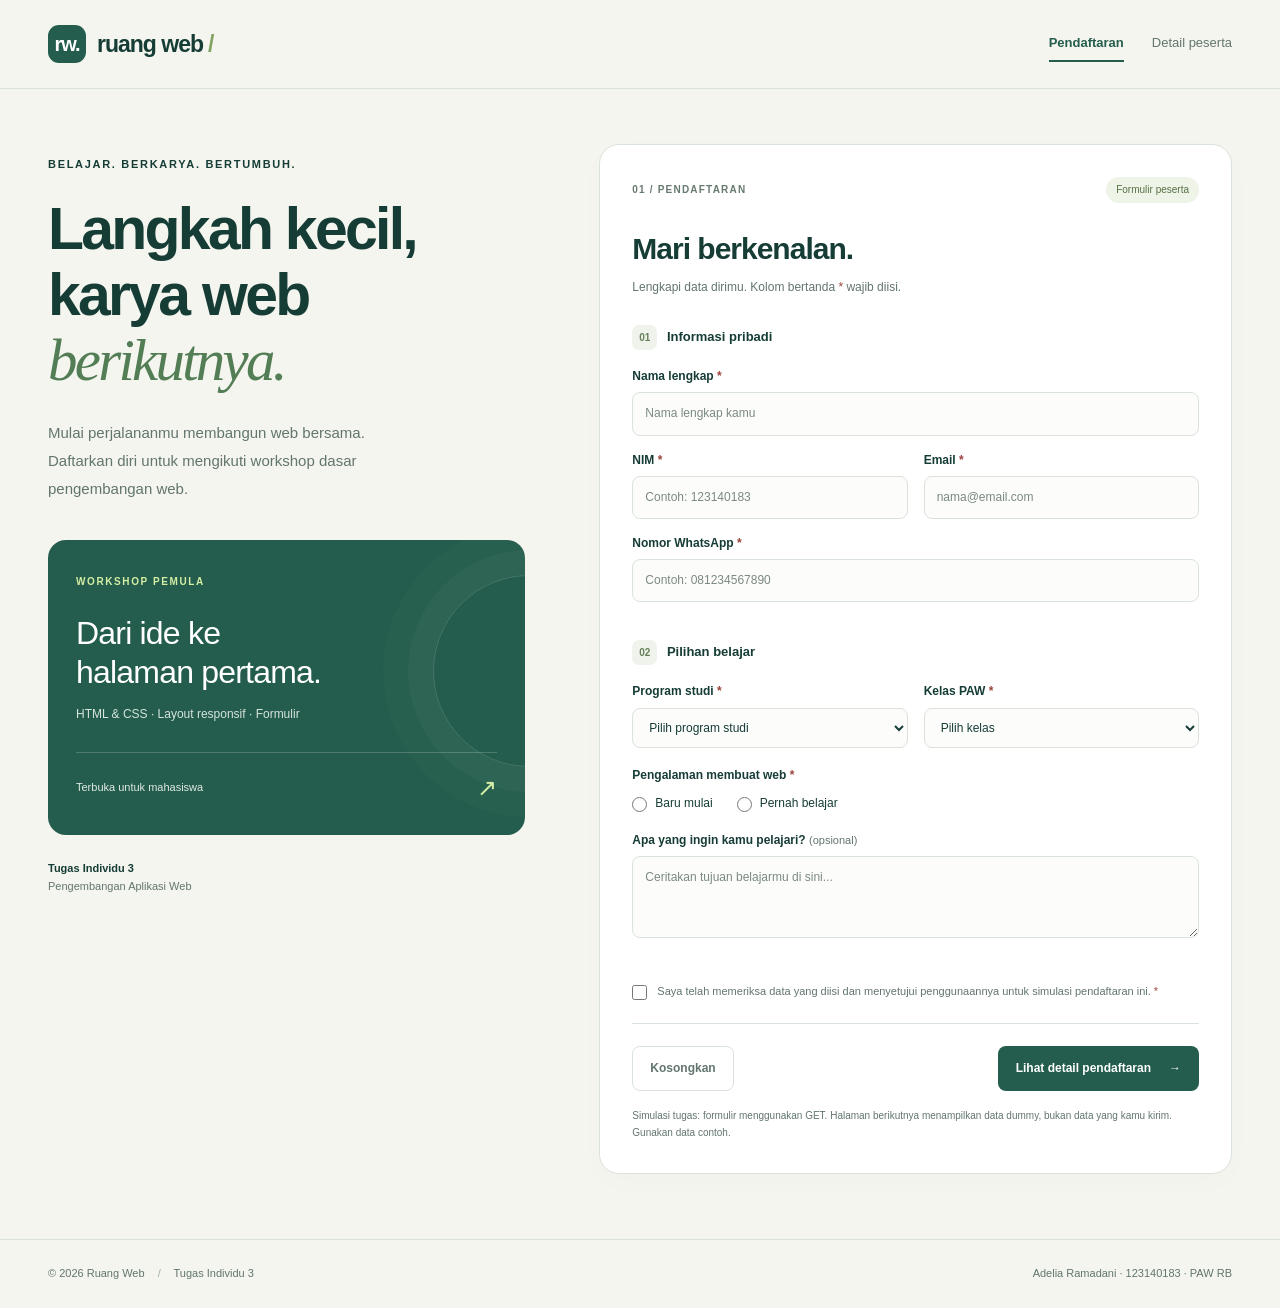
<file: task_3/index.html>
<!DOCTYPE html>
<html lang="id">
<head>
  <meta charset="UTF-8">
  <meta name="viewport" content="width=device-width, initial-scale=1.0">
  <meta name="description" content="Formulir pendaftaran workshop web untuk Tugas Individu 3 PAW.">
  <title>Pendaftaran | Ruang Web</title>
  <link rel="stylesheet" href="style.css">
</head>
<body>
  <header class="site-header">
    <a class="brand" href="index.html" aria-label="Ruang Web, halaman pendaftaran"><span class="brand-icon" aria-hidden="true">rw.</span>ruang web<span class="brand-dot">/</span></a>
    <nav aria-label="Navigasi utama"><a href="index.html" aria-current="page">Pendaftaran</a><a href="detail.html">Detail peserta</a></nav>
  </header>
  <main id="main-content" class="page-layout">
    <aside class="intro">
      <p class="eyebrow">BELAJAR. BERKARYA. BERTUMBUH.</p>
      <h1>Langkah kecil,<br>karya web<br><em>berikutnya.</em></h1>
      <p class="intro-copy">Mulai perjalananmu membangun web bersama. Daftarkan diri untuk mengikuti workshop dasar pengembangan web.</p>
      <div class="workshop-card">
        <span class="tag">WORKSHOP PEMULA</span>
        <h2>Dari ide ke<br>halaman pertama.</h2>
        <p>HTML &amp; CSS · Layout responsif · Formulir</p>
        <div class="card-bottom"><span>Terbuka untuk mahasiswa</span><span aria-hidden="true">↗</span></div>
      </div>
      <p class="aside-note">Tugas Individu 3 <span>Pengembangan Aplikasi Web</span></p>
    </aside>
    <section class="panel" aria-labelledby="form-title">
      <div class="section-heading"><span class="step-label">01 / PENDAFTARAN</span><span class="pill">Formulir peserta</span></div>
      <h2 id="form-title">Mari berkenalan.</h2>
      <p class="muted">Lengkapi data dirimu. Kolom bertanda <span class="required">*</span> wajib diisi.</p>
      <!-- Browser mengirim pasangan name=value sebagai query string dengan metode GET. -->
      <form action="detail.html" method="get">
        <fieldset>
          <legend><span>01</span> Informasi pribadi</legend>
          <div class="field"><label for="nama">Nama lengkap <span class="required">*</span></label><input id="nama" name="nama" type="text" placeholder="Nama lengkap kamu" autocomplete="name" maxlength="100" required></div>
          <div class="form-grid">
            <div class="field"><label for="nim">NIM <span class="required">*</span></label><input id="nim" name="nim" type="text" placeholder="Contoh: 123140183" pattern="[0-9]{9}" inputmode="numeric" title="NIM terdiri dari 9 angka" maxlength="9" required></div>
            <div class="field"><label for="email">Email <span class="required">*</span></label><input id="email" name="email" type="email" placeholder="nama@email.com" autocomplete="email" maxlength="150" required></div>
          </div>
          <div class="field"><label for="telepon">Nomor WhatsApp <span class="required">*</span></label><input id="telepon" name="telepon" type="tel" placeholder="Contoh: 081234567890" pattern="[+]?[0-9]{10,15}" autocomplete="tel" title="Gunakan 10–15 angka, boleh diawali tanda +" required></div>
        </fieldset>
        <fieldset>
          <legend><span>02</span> Pilihan belajar</legend>
          <div class="form-grid">
            <div class="field"><label for="program_studi">Program studi <span class="required">*</span></label><select id="program_studi" name="program_studi" required><option value="" disabled selected>Pilih program studi</option><option>Teknik Informatika</option><option>Sistem Informasi</option><option>Teknik Elektro</option><option>Program Studi Lainnya</option></select></div>
            <div class="field"><label for="kelas">Kelas PAW <span class="required">*</span></label><select id="kelas" name="kelas" required><option value="" disabled selected>Pilih kelas</option><option>RA</option><option>RB</option><option>RC</option><option>RD</option></select></div>
          </div>
          <fieldset class="radio-field"><legend>Pengalaman membuat web <span class="required">*</span></legend><div class="radio-options"><label><input type="radio" name="pengalaman" value="Pemula" required> Baru mulai</label><label><input type="radio" name="pengalaman" value="Pernah belajar"> Pernah belajar</label></div></fieldset>
          <div class="field"><label for="motivasi">Apa yang ingin kamu pelajari? <span class="optional">(opsional)</span></label><textarea id="motivasi" name="motivasi" rows="3" maxlength="500" placeholder="Ceritakan tujuan belajarmu di sini..."></textarea></div>
        </fieldset>
        <label class="checkbox-label"><input type="checkbox" name="persetujuan" value="setuju" required><span>Saya telah memeriksa data yang diisi dan menyetujui penggunaannya untuk simulasi pendaftaran ini. <span class="required">*</span></span></label>
        <div class="form-actions"><button type="reset" class="button-secondary">Kosongkan</button><button type="submit" class="button-primary">Lihat detail pendaftaran <span aria-hidden="true">→</span></button></div>
        <p class="form-note">Simulasi tugas: formulir menggunakan GET. Halaman berikutnya menampilkan data dummy, bukan data yang kamu kirim. Gunakan data contoh.</p>
      </form>
    </section>
  </main>
  <footer class="site-footer"><span>© 2026 Ruang Web <span class="footer-separator">/</span> Tugas Individu 3</span><span>Adelia Ramadani · 123140183 · PAW RB</span></footer>
</body>
</html>
</file>
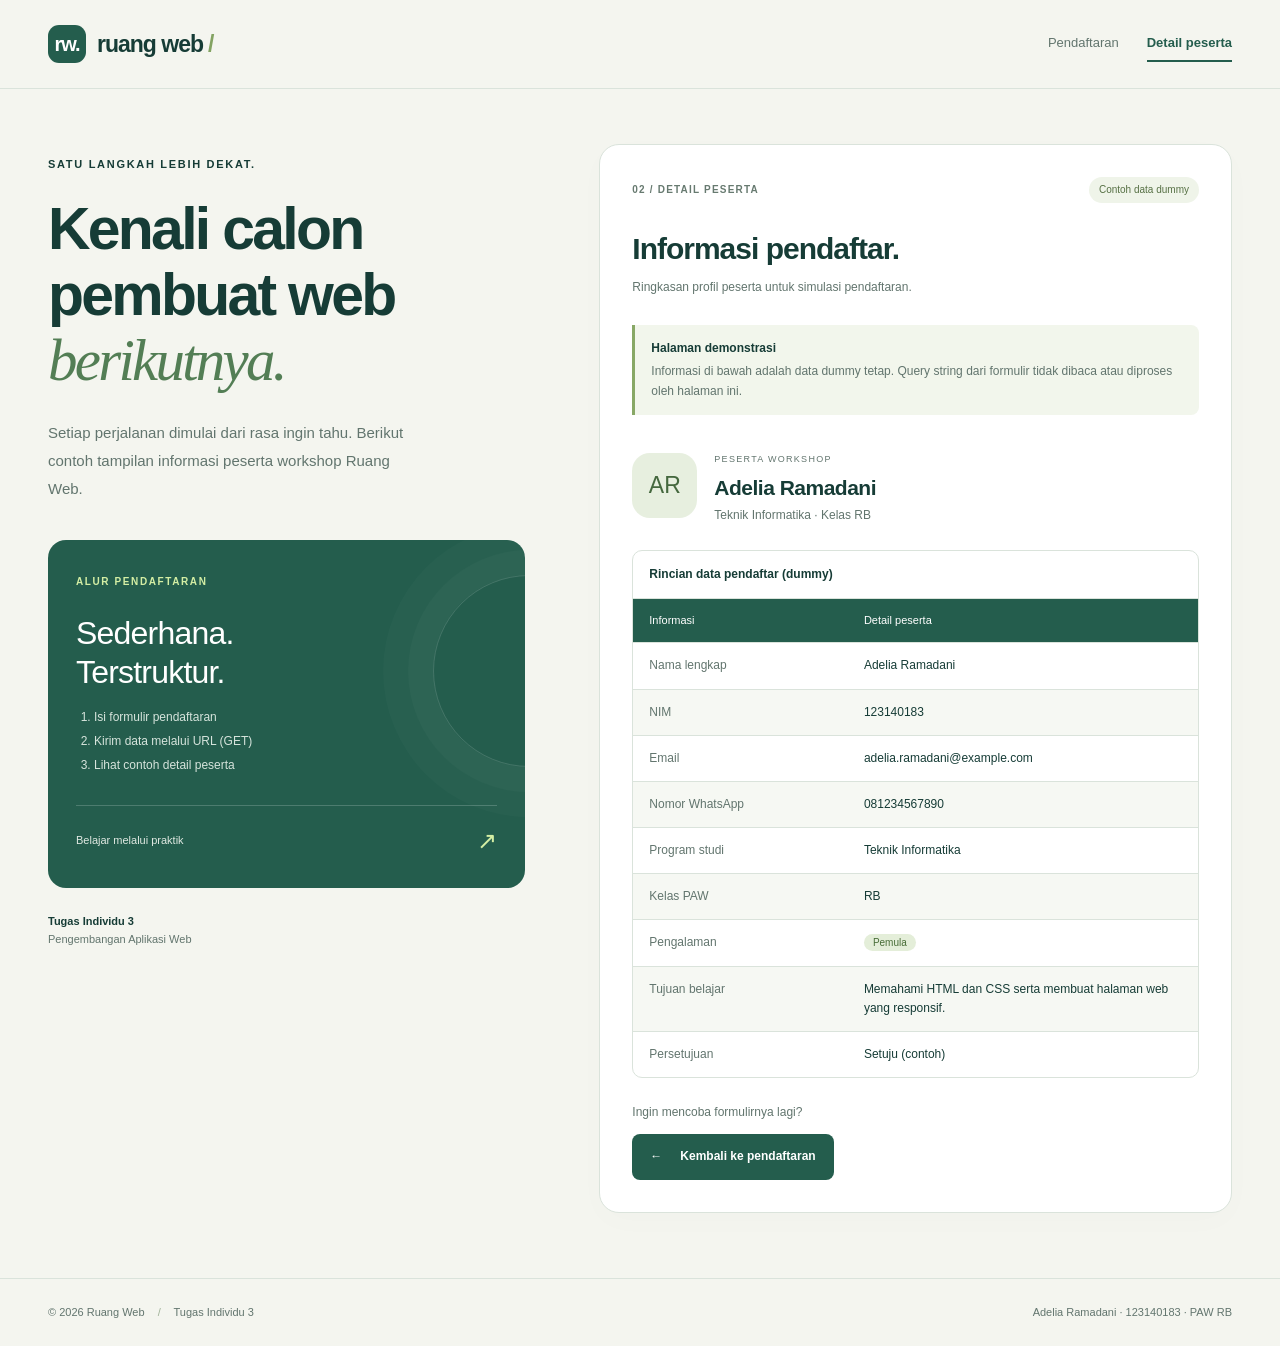
<file: task_3/detail.html>
<!DOCTYPE html>
<html lang="id">
<head>
  <meta charset="UTF-8">
  <meta name="viewport" content="width=device-width, initial-scale=1.0">
  <meta name="description" content="Detail informasi pendaftar berisi data dummy untuk simulasi formulir GET.">
  <title>Detail Peserta | Ruang Web</title>
  <link rel="stylesheet" href="style.css">
</head>
<body>
  <header class="site-header">
    <a class="brand" href="index.html" aria-label="Ruang Web, halaman pendaftaran"><span class="brand-icon" aria-hidden="true">rw.</span>ruang web<span class="brand-dot">/</span></a>
    <nav aria-label="Navigasi utama"><a href="index.html">Pendaftaran</a><a href="detail.html" aria-current="page">Detail peserta</a></nav>
  </header>
  <main id="main-content" class="page-layout">
    <aside class="intro">
      <p class="eyebrow">SATU LANGKAH LEBIH DEKAT.</p>
      <h1>Kenali calon<br>pembuat web<br><em>berikutnya.</em></h1>
      <p class="intro-copy">Setiap perjalanan dimulai dari rasa ingin tahu. Berikut contoh tampilan informasi peserta workshop Ruang Web.</p>
      <div class="workshop-card"><span class="tag">ALUR PENDAFTARAN</span><h2>Sederhana.<br>Terstruktur.</h2><ol class="flow-list"><li>Isi formulir pendaftaran</li><li>Kirim data melalui URL (GET)</li><li>Lihat contoh detail peserta</li></ol><div class="card-bottom"><span>Belajar melalui praktik</span><span aria-hidden="true">↗</span></div></div>
      <p class="aside-note">Tugas Individu 3 <span>Pengembangan Aplikasi Web</span></p>
    </aside>
    <section class="panel detail-panel" aria-labelledby="detail-title">
      <div class="section-heading"><span class="step-label">02 / DETAIL PESERTA</span><span class="pill">Contoh data dummy</span></div>
      <h2 id="detail-title">Informasi pendaftar.</h2>
      <p class="muted">Ringkasan profil peserta untuk simulasi pendaftaran.</p>
      <div class="notice"><strong>Halaman demonstrasi</strong><p>Informasi di bawah adalah data dummy tetap. Query string dari formulir tidak dibaca atau diproses oleh halaman ini.</p></div>
      <!-- Data ditulis statis sesuai tugas, tanpa JavaScript atau pembacaan query string. -->
      <article class="profile h-card" aria-label="Profil contoh peserta">
        <div class="avatar" aria-hidden="true">AR</div><div><span class="profile-label">PESERTA WORKSHOP</span><h3 class="p-name">Adelia Ramadani</h3><p><span class="p-org">Teknik Informatika</span> · Kelas RB</p></div>
      </article>
      <div class="table-wrap"><table><caption>Rincian data pendaftar (dummy)</caption><thead><tr><th scope="col">Informasi</th><th scope="col">Detail peserta</th></tr></thead><tbody>
        <tr><th scope="row">Nama lengkap</th><td>Adelia Ramadani</td></tr>
        <tr><th scope="row">NIM</th><td>123140183</td></tr>
        <tr><th scope="row">Email</th><td>adelia.ramadani@example.com</td></tr>
        <tr><th scope="row">Nomor WhatsApp</th><td>081234567890</td></tr>
        <tr><th scope="row">Program studi</th><td>Teknik Informatika</td></tr>
        <tr><th scope="row">Kelas PAW</th><td>RB</td></tr>
        <tr><th scope="row">Pengalaman</th><td><span class="level-badge">Pemula</span></td></tr>
        <tr><th scope="row">Tujuan belajar</th><td>Memahami HTML dan CSS serta membuat halaman web yang responsif.</td></tr>
        <tr><th scope="row">Persetujuan</th><td>Setuju (contoh)</td></tr>
      </tbody></table></div>
      <div class="detail-actions"><p>Ingin mencoba formulirnya lagi?</p><a href="index.html" class="button-primary"><span aria-hidden="true">←</span> Kembali ke pendaftaran</a></div>
    </section>
  </main>
  <footer class="site-footer"><span>© 2026 Ruang Web <span class="footer-separator">/</span> Tugas Individu 3</span><span>Adelia Ramadani · 123140183 · PAW RB</span></footer>
</body>
</html>
</file>
<file: task_3/style.css>
/* Selector elemen, class, ID, atribut, turunan, dan pseudo-class. */
:root { --ink: #163c36; --muted: #62756e; --green: #245d4d; --line: #dae3db; --paper: #f4f5ef; --accent: #d4eea4; }
* { box-sizing: border-box; }
body { margin: 0; background: var(--paper); color: var(--ink); font: 15px/1.6 "Segoe UI", Arial, sans-serif; }
a { color: inherit; text-decoration: none; }
button, input, select, textarea { font: inherit; }
.site-header, .site-footer { max-width: 1320px; margin: auto; padding: 25px 48px; display: flex; justify-content: space-between; align-items: center; gap: 24px; }
.site-header { border-bottom: 1px solid var(--line); }
.brand { display: inline-flex; align-items: center; gap: 11px; font-size: 23px; font-weight: 750; letter-spacing: -1px; }
.brand-icon { background: var(--green); color: white; width: 38px; height: 38px; display: grid; place-items: center; border-radius: 11px; font-size: 20px; }
.brand-dot { color: #83a362; margin-left: -6px; }
nav { display: flex; gap: 28px; font-size: 13px; }
nav a { padding: 7px 0; color: var(--muted); }
nav a[aria-current="page"] { color: var(--green); border-bottom: 2px solid var(--green); font-weight: 650; }
nav a:hover { color: var(--ink); }
#main-content { max-width: 1320px; margin: auto; }
.page-layout { display: grid; grid-template-columns: minmax(0, .86fr) minmax(0, 1.14fr); gap: 74px; padding: 55px 48px 65px; align-items: start; }
.intro { padding-top: 12px; }
.eyebrow, .step-label { font-size: 11px; font-weight: 700; letter-spacing: 1.7px; }
.eyebrow { margin: 0 0 22px; }
h1 { font-size: clamp(42px, 4.6vw, 63px); line-height: 1.12; letter-spacing: -2.7px; font-weight: 650; margin: 0 0 25px; }
h1 em { font-family: Georgia, serif; font-weight: 400; color: #537e55; }
.intro-copy { max-width: 360px; color: var(--muted); font-size: 15px; line-height: 1.85; }
.workshop-card { position: relative; overflow: hidden; background: var(--green); color: #fff; padding: 28px; margin-top: 37px; border-radius: 18px; }
.workshop-card::after { content: ""; position: absolute; width: 190px; height: 190px; border: 1px solid #ffffff25; border-radius: 50%; top: 35px; right: -100px; box-shadow: 0 0 0 25px #ffffff06, 0 0 0 50px #ffffff05; pointer-events: none; }
.tag { display: inline-block; color: var(--accent); font-size: 10px; font-weight: 650; letter-spacing: 1.6px; }
.workshop-card h2 { font-size: 32px; line-height: 1.22; font-weight: 500; letter-spacing: -.8px; margin: 22px 0 13px; }
.workshop-card > p, .flow-list { font-size: 12px; color: #d6e4dc; }
.card-bottom { display: flex; justify-content: space-between; align-items: center; border-top: 1px solid #ffffff30; margin-top: 28px; padding-top: 16px; font-size: 11px; color: #e0e9e2; }
.card-bottom > span:last-child { font-size: 24px; color: var(--accent); }
.aside-note { margin-top: 25px; font-size: 11px; font-weight: 650; }
.aside-note span { display: block; font-weight: 400; color: var(--muted); }
.panel { padding: 32px; background: #fff; border: 1px solid var(--line); border-radius: 20px; box-shadow: 0 8px 32px #163c3604; }
.section-heading { display: flex; align-items: center; justify-content: space-between; gap: 12px; }
.step-label { color: #677a70; font-size: 10px; letter-spacing: 1.2px; }
.pill { border-radius: 30px; padding: 5px 10px; background: #eff4e9; color: #567044; font-size: 10px; white-space: nowrap; }
.panel > h2 { font-size: 30px; letter-spacing: -1px; margin: 22px 0 5px; font-weight: 650; }
.muted { color: var(--muted); font-size: 12px; margin: 0 0 28px; }
.required { color: #9b433c; }
fieldset { padding: 0; border: 0; margin: 0 0 23px; min-width: 0; }
legend { padding: 0; width: 100%; font-size: 13px; font-weight: 650; margin-bottom: 17px; }
legend > span:first-child:not(.required) { display: inline-grid; place-items: center; width: 25px; height: 25px; margin-right: 6px; border-radius: 7px; background: #eff3ec; color: #66805b; font-size: 10px; }
.form-grid { display: grid; grid-template-columns: 1fr 1fr; gap: 16px; }
.field { margin-bottom: 15px; min-width: 0; }
.field > label { display: block; font-size: 12px; font-weight: 600; margin-bottom: 6px; }
.optional { font-weight: 400; color: var(--muted); font-size: 11px; }
.field input, select, textarea { width: 100%; border: 1px solid var(--line); border-radius: 8px; background: #fcfdfb; color: var(--ink); padding: 11px 12px; font-size: 12px; }
input::placeholder, textarea::placeholder { color: #7b8981; }
textarea { resize: vertical; min-height: 80px; }
input:focus, select:focus, textarea:focus { border-color: #547e58; outline: 3px solid #e5eedf; }
input[type="radio"], input[type="checkbox"] { accent-color: var(--green); flex-shrink: 0; width: 15px; height: 15px; margin: 2px 0 0; }
.radio-field { margin: 3px 0 18px; }
.radio-field legend { font-size: 12px; margin-bottom: 9px; }
.radio-options { display: flex; flex-wrap: wrap; gap: 12px 24px; }
.radio-options label { display: flex; gap: 8px; align-items: center; font-size: 12px; }
.checkbox-label { display: flex; align-items: start; gap: 10px; font-size: 11px; color: var(--muted); }
.form-actions { display: flex; justify-content: space-between; gap: 12px; border-top: 1px solid var(--line); padding-top: 22px; margin-top: 23px; }
.button-primary, .button-secondary { display: inline-flex; align-items: center; justify-content: center; gap: 18px; border-radius: 8px; padding: 12px 17px; font-size: 12px; font-weight: 600; cursor: pointer; border: 1px solid transparent; }
.button-primary { background: var(--green); color: white; }
.button-primary:hover { background: #184737; }
.button-secondary { background: white; border-color: var(--line); color: var(--muted); }
.button-secondary:hover { background: var(--paper); }
a:focus-visible, button:focus-visible { outline: 3px solid #82a75b; outline-offset: 4px; }
.form-note { font-size: 10px; line-height: 1.7; color: var(--muted); margin: 16px 0 0; }
.site-footer { border-top: 1px solid var(--line); color: var(--muted); font-size: 11px; }
.footer-separator { padding: 0 10px; color: #a1b299; }
.notice { background: #f2f6ec; border-left: 3px solid #88a866; border-radius: 0 8px 8px 0; padding: 14px 16px; margin: 25px 0; font-size: 12px; }
.notice p { color: var(--muted); margin: 4px 0 0; }
.profile { display: flex; align-items: center; gap: 17px; padding: 5px 0 24px; }
.avatar { display: grid; place-items: center; background: #e7efdf; color: #45683e; font-size: 23px; width: 65px; height: 65px; border-radius: 18px; flex-shrink: 0; }
.profile-label { font-size: 9px; letter-spacing: 1.3px; color: var(--muted); }
.profile h3 { font-size: 21px; letter-spacing: -.5px; margin: 2px 0; font-weight: 650; }
.profile p { margin: 0; color: var(--muted); font-size: 12px; }
.table-wrap { overflow-x: auto; border: 1px solid var(--line); border-radius: 10px; }
table { width: 100%; border-collapse: collapse; font-size: 12px; }
caption { text-align: left; padding: 14px 16px; font-weight: 650; }
th, td { text-align: left; padding: 13px 16px; vertical-align: top; border-top: 1px solid var(--line); overflow-wrap: anywhere; }
thead { background: var(--green); color: white; }
thead th { font-weight: 500; font-size: 11px; }
tbody th { font-weight: 500; color: var(--muted); width: 38%; }
tbody tr:nth-child(even) { background: #f6f8f3; }
tbody tr:hover { background: #edf3e7; }
.level-badge { border-radius: 20px; background: #e4eed9; color: #476c36; padding: 3px 9px; font-size: 10px; }
.detail-actions { margin-top: 25px; }
.detail-actions p { font-size: 12px; color: var(--muted); }
.flow-list { padding-left: 18px; line-height: 2; }
@media (min-width: 1400px) { .page-layout { gap: 100px; } }
@media (max-width: 1000px) { .page-layout { gap: 32px; padding: 38px 28px; grid-template-columns: minmax(0, .8fr) minmax(0, 1.2fr); } .site-header, .site-footer { padding: 22px 28px; } .panel { padding: 24px; } h1 { font-size: 45px; } .form-grid { grid-template-columns: 1fr; gap: 0; } }
@media (max-width: 720px) { .page-layout { grid-template-columns: 1fr; padding: 30px 20px 40px; gap: 28px; } .site-header { padding: 18px 20px; flex-wrap: wrap; gap: 15px; } nav { gap: 20px; } .brand { font-size: 21px; } .intro { padding-top: 0; } h1 { font-size: 48px; } .intro-copy { max-width: 100%; } .workshop-card { margin-top: 24px; } .aside-note { margin-bottom: 0; } .panel { padding: 24px 20px; border-radius: 15px; } .form-grid { grid-template-columns: 1fr 1fr; gap: 14px; } .site-footer { padding: 22px 20px; flex-direction: column; align-items: flex-start; gap: 6px; } }
@media (max-width: 430px) { .form-grid { grid-template-columns: 1fr; gap: 0; } .form-actions { flex-direction: column-reverse; } .section-heading { align-items: flex-start; gap: 8px; } .step-label { font-size: 9px; } .pill { font-size: 9px; padding: 4px 8px; } .profile h3 { font-size: 19px; } th, td { padding: 11px 12px; } h1 { font-size: 44px; } }
</file>
